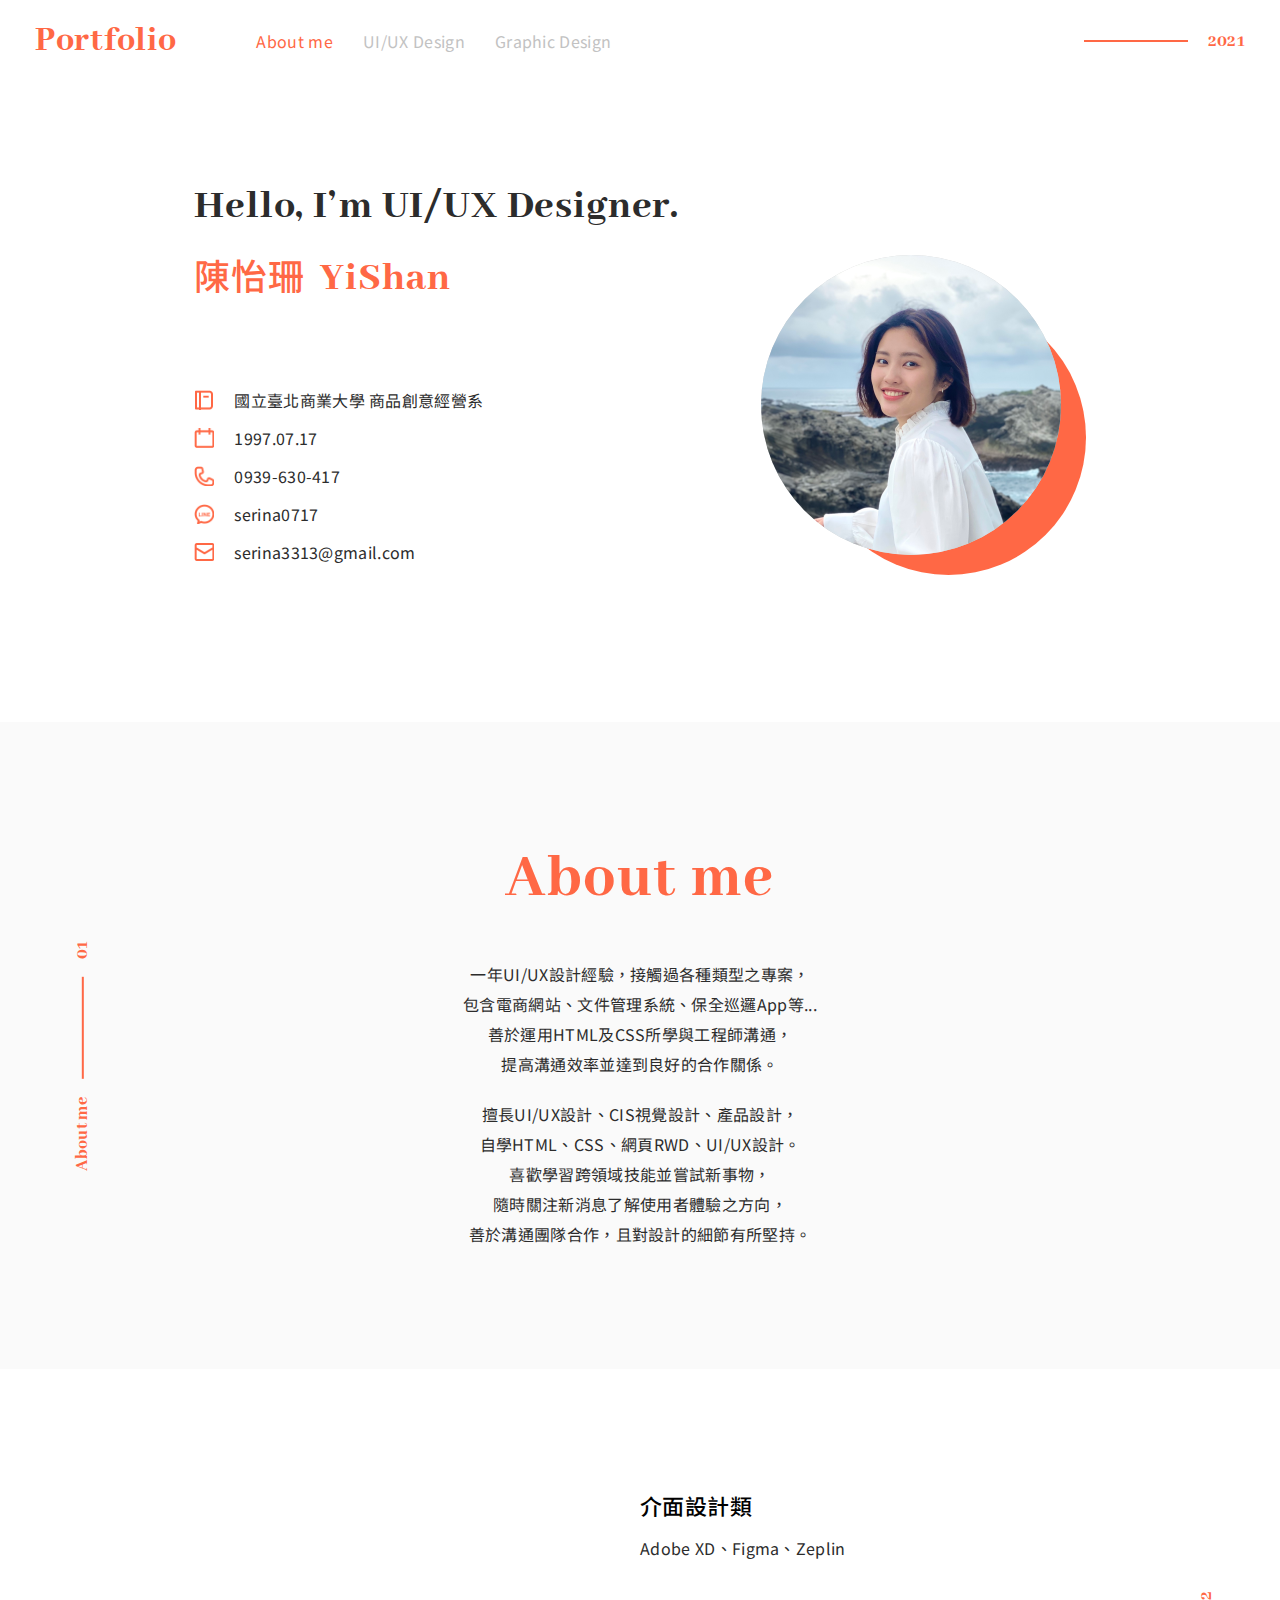
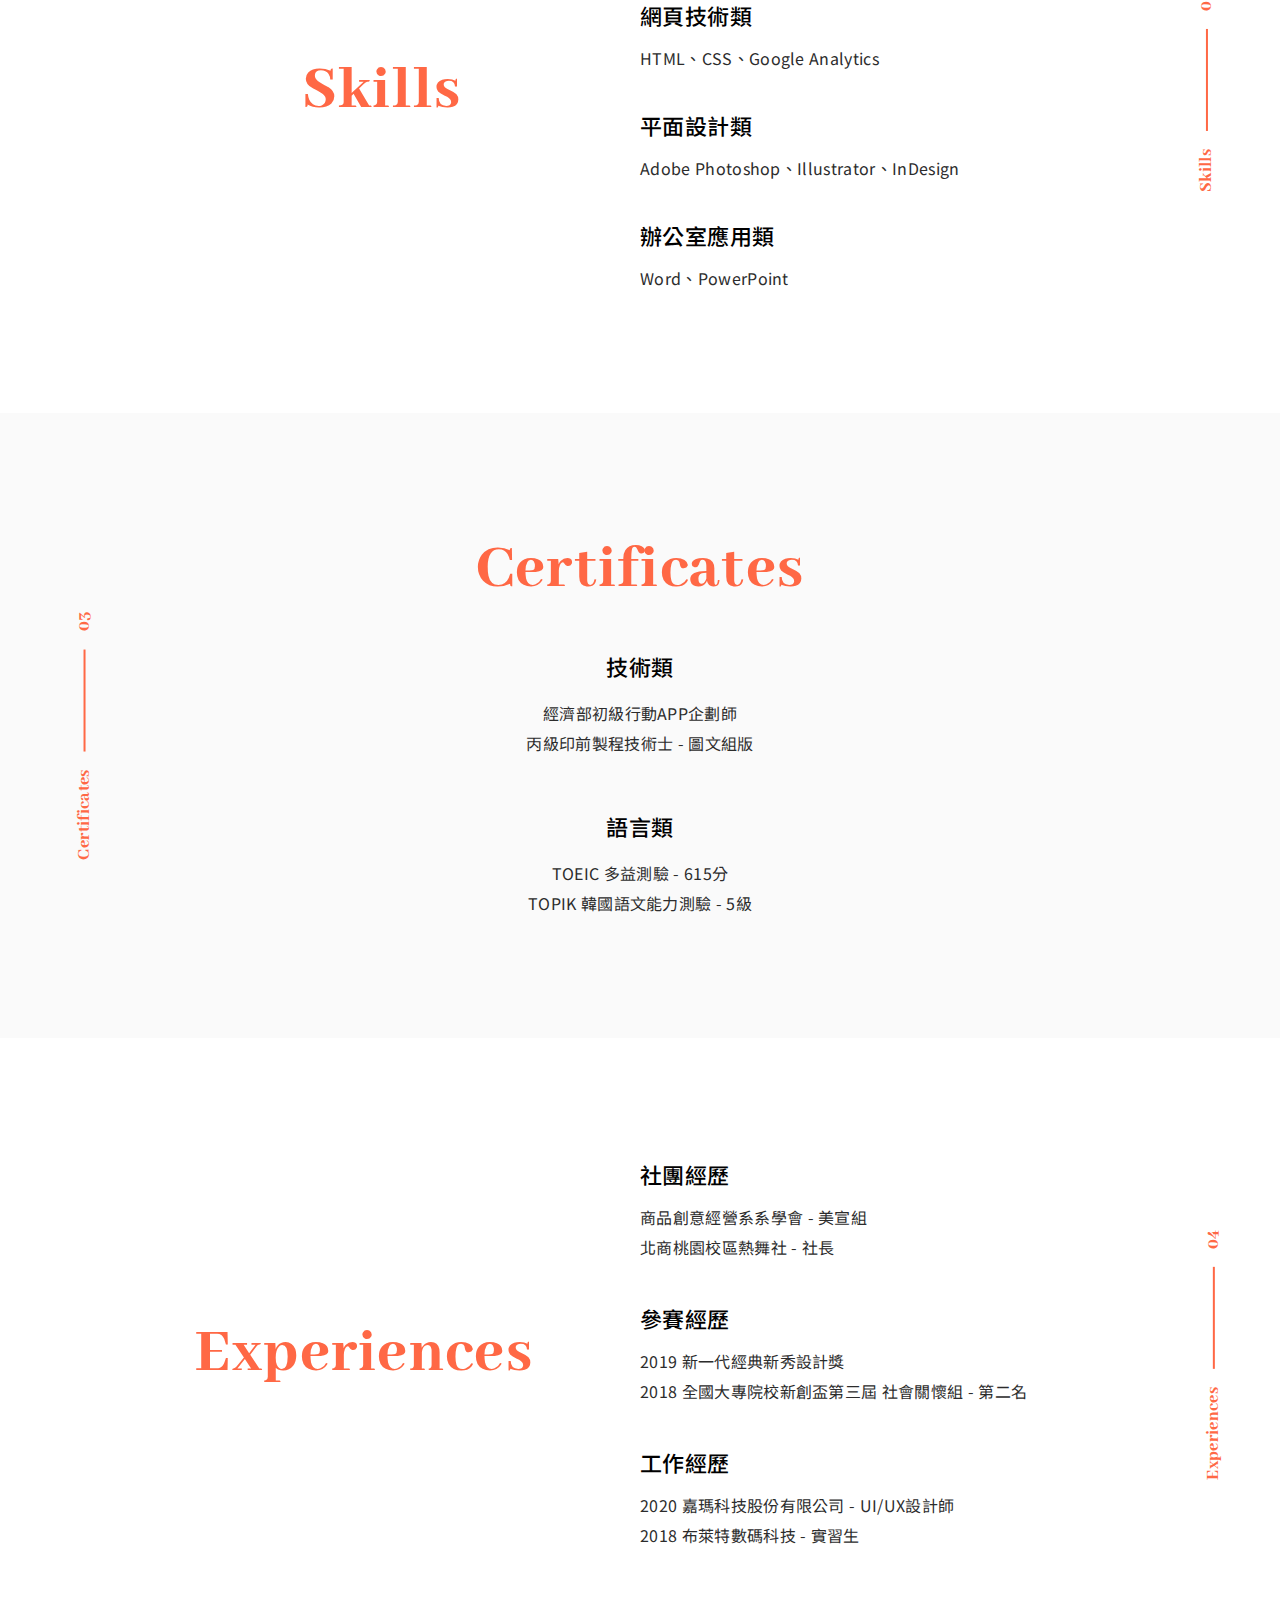
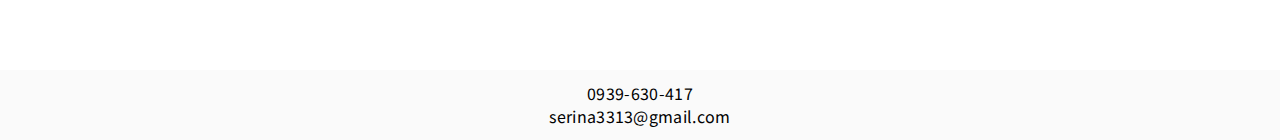
<file: index.html>
<html>
<head>
  <meta http-equiv="Content-Type" content="text/html; charset=utf-8">
  <title>Serina's Portfolio</title>
  <meta name="description" content="我是怡珊，擅長UI/UX設計、CIS視覺設計、產品設計，自學HTML、CSS、網頁RWD、UI/UX設計。喜歡學習跨領域技能並嘗試新事物，
  隨時關注新消息了解使用者體驗之方向，善於溝通團隊合作，且對設計的細節有所堅持。">
  <meta property="og:image" content="img/index_cover.png">
  <link href="https://fonts.googleapis.com/css2?family=Noto+Sans+TC:wght@300;400&family=Rufina:wght@400;700&display=swap" rel="stylesheet">
  <link href="https://fonts.googleapis.com/css2?family=Abhaya+Libre:wght@400;500;600;700;800&display=swap" rel="stylesheet">
  <link rel="stylesheet" href="reset.css">
  <link rel="stylesheet" href="style.css">
</head>

<body>
  <div class="all">
    <div class="header">
      <div class="header_left">
        <p class="bigtitle">Portfolio</p>
        <a href="index.html" class="pagename pagename2">About me</a>
        <a href="UiUxDesign.html" class="pagename">UI/UX Design</a>
        <a href="GraphicDesign.html" class="pagename">Graphic Design</a>
      </div>
      <div class="header_right">
        <div class="line"></div>
        <p class="year">2021</p>
      </div>
    </div>
    <div class="info">
      <div class="info_left">
        <div class="info_header">
          <p class="info_title">Hello, I’m UI/UX Designer.</p>
          <div class="info_title_line">
            <p class="info_title2">陳怡珊</p>
            <p class="info_title3">YiShan</p>
          </div>
        </div>
        <div class="info_inner">
          <div class="info_line">
            <img class="info_icon" src="icon/book.png">
            <p class="main_text">國立臺北商業大學 商品創意經營系</p>
          </div>
          <div class="info_line">
            <img class="info_icon" src="icon/calendar.png">
            <p class="main_text">1997.07.17</p>
          </div>
          <div class="info_line">
            <img class="info_icon" src="icon/phone.png">
            <p class="main_text">0939-630-417</p>
          </div>
          <div class="info_line">
            <img class="info_icon" src="icon/messenger.png">
            <p class="main_text">serina0717</p>
          </div>
          <div class="info_line">
            <img class="info_icon" src="icon/envelope.png">
            <p class="main_text">serina3313@gmail.com</p>
          </div>
        </div>
      </div>
      <div class="info_right">
        <img class="me" src="img/me.png">
        <div class="circle"></div>
      </div>
    </div>
    <div class="aboutme">
      <div class="side1">
        <p class="side_text">About me</p>
        <div class="side_line"></div>
        <p class="side_text">01</p>
      </div>
      <div class="aboutme_inner">
        <div class="main_bigtitle">About me</div>
        <p class="main_text_center">
          一年UI/UX設計經驗，接觸過各種類型之專案，<br>
          包含電商網站、文件管理系統、保全巡邏App等...<br>
          善於運用HTML及CSS所學與工程師溝通，<br>
          提高溝通效率並達到良好的合作關係。<br>
        </p>
        <p class="main_text_center">
          擅長UI/UX設計、CIS視覺設計、產品設計，<br>
          自學HTML、CSS、網頁RWD、UI/UX設計。<br>
          喜歡學習跨領域技能並嘗試新事物，<br>
          隨時關注新消息了解使用者體驗之方向，<br>
          善於溝通團隊合作，且對設計的細節有所堅持。
        </p>
      </div>
    </div>
    <div class="skills">
      <div class="skills_all">
        <div class="skills_title">
          <p class="main_bigtitle_right">Skills</p>
        </div>
        <div class="skills_inner">
          <div class="skills_line">
            <p class="main_title">介面設計類</p>
            <p class="main_text">Adobe XD、Figma、Zeplin</p>
          </div>
          <div class="skills_line">
            <p class="main_title">網頁技術類</p>
            <p class="main_text">HTML、CSS、Google Analytics</p>
          </div>
          <div class="skills_line">
            <p class="main_title">平面設計類</p>
            <p class="main_text">Adobe Photoshop、Illustrator、InDesign</p>
          </div>
          <div class="skills_line2">
            <p class="main_title">辦公室應用類</p>
            <p class="main_text">Word、PowerPoint</p>
          </div>
        </div>
      </div>
      <div class="side2">
        <p class="side_text">Skills</p>
        <div class="side_line"></div>
        <p class="side_text">02</p>
      </div>
    </div>
    <div class="certificates">
      <div class="side3">
        <p class="side_text">Certificates</p>
        <div class="side_line"></div>
        <p class="side_text">03</p>
      </div>
      <div class="certificates_inner">
        <div class="main_bigtitle">Certificates</div>
        <div class="certificates_line">
          <p class="main_title_center">技術類</p>
          <p class="main_text_center">經濟部初級行動APP企劃師<br>
            丙級印前製程技術士 - 圖文組版</p>
        </div>
        <div class="certificates_line2">
          <p class="main_title_center">語言類</p>
          <p class="main_text_center">TOEIC 多益測驗 - 615分<br>
            TOPIK 韓國語文能力測驗 - 5級</p>
        </div>
      </div>
    </div>
    <div class="experiences">
      <div class="experiences_all">
        <div class="experiences_title">
          <p class="main_bigtitle_right">Experiences</p>
        </div>
        <div class="experiences_inner">
          <div class="experiences_line">
            <p class="main_title">社團經歷</p>
            <p class="main_text">商品創意經營系系學會 - 美宣組<br>
              北商桃園校區熱舞社 - 社長</p>
          </div>
          <div class="experiences_line">
            <p class="main_title">參賽經歷</p>
            <p class="main_text">2019 新一代經典新秀設計獎<br>
              2018 全國大專院校新創盃第三屆 社會關懷組 - 第二名</p>
          </div>
          <div class="experiences_line2">
            <p class="main_title">工作經歷</p>
            <p class="main_text">2020 嘉瑪科技股份有限公司 - UI/UX設計師<br>
              2018 布萊特數碼科技 - 實習生</p>
          </div>
        </div>
      </div>
      <div class="side4">
        <p class="side_text">Experiences</p>
        <div class="side_line"></div>
        <p class="side_text">04</p>
      </div>
    </div>
    <div class="footer">
      <p class="footer_text">0939-630-417<br>
        serina3313@gmail.com
      </p>
    </div>
  </div>
</body>
</html>
</file>
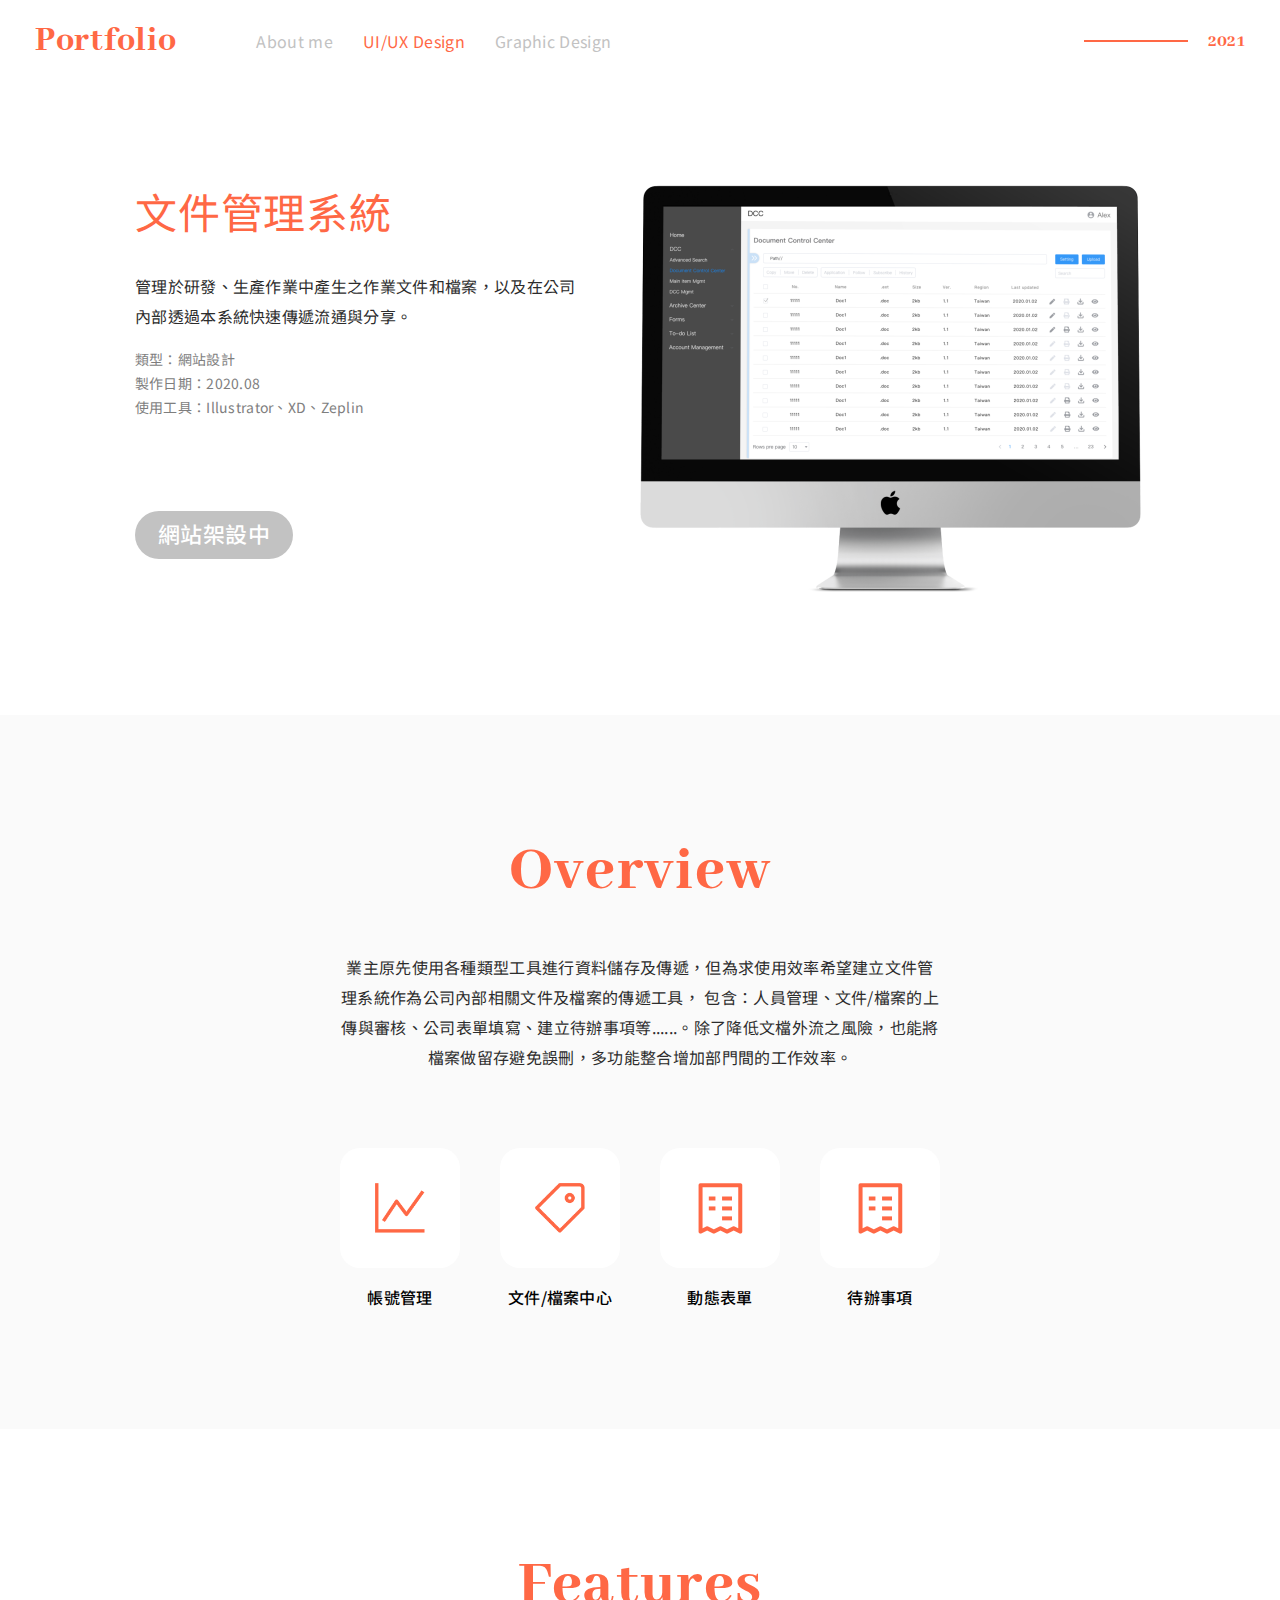
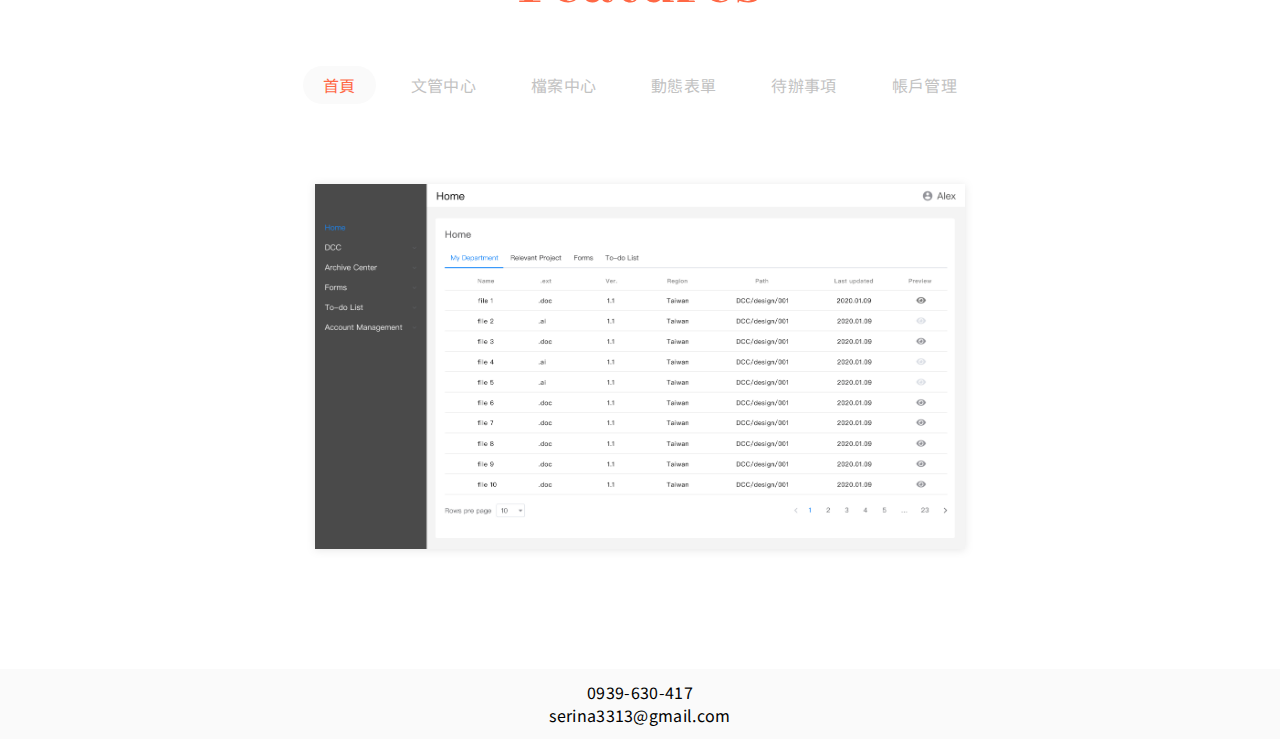
<file: DocumentCenterWeb.html>
<html>
<head>
  <meta http-equiv="Content-Type" content="text/html; charset=utf-8">
  <title>Serina's Portfolio</title>
  <meta name="description" content="我是怡珊，擅長UI/UX設計、CIS視覺設計、產品設計，自學HTML、CSS、網頁RWD、UI/UX設計。喜歡學習跨領域技能並嘗試新事物，
  隨時關注新消息了解使用者體驗之方向，善於溝通團隊合作，且對設計的細節有所堅持。">
  <meta property="og:image" content="img/index_cover.png">
  <link href="https://fonts.googleapis.com/css2?family=Noto+Sans+TC:wght@300;400&family=Rufina:wght@400;700&display=swap" rel="stylesheet">
  <link href="https://fonts.googleapis.com/css2?family=Abhaya+Libre:wght@400;500;600;700;800&display=swap" rel="stylesheet">
  <link rel="stylesheet" href="reset.css">
  <link rel="stylesheet" href="style.css">
</head>

<body>
  <div class="all">
    <div class="header">
      <div class="header_left">
        <p class="bigtitle">Portfolio</p>
        <a href="index.html" class="pagename">About me</a>
        <a href="UiUxDesign.html" class="pagename pagename2">UI/UX Design</a>
        <a href="GraphicDesign.html" class="pagename">Graphic Design</a>
      </div>
      <div class="header_right">
        <div class="line"></div>
        <p class="year">2021</p>
      </div>
    </div>
    <div class="dcc_top">
      <div class="dcc_left">
        <p class="protfolio_title">文件管理系統</p>
        <p class="main_text">管理於研發、生產作業中產生之作業文件和檔案，以及在公司內部透過本系統快速傳遞流通與分享。</p>
        <p class="protfolio_text">類型：網站設計<br>
          製作日期：2020.08<br>
          使用工具：Illustrator、XD、Zeplin</p>
        <div class="dcc_link_button">
          <p class="dcc_link_text">網站架設中</p>
        </div>
      </div>
      <div class="dcc_right">
        <img class="dcc_coverimg" src="img/dcc/cover.png">
      </div>
    </div>
    <div class="overview">
      <div class="overview_inner_dcc">
        <p class="main_bigtitle">Overview</p>
        <p class="main_text_center">業主原先使用各種類型工具進行資料儲存及傳遞，但為求使用效率希望建立文件管理系統作為公司內部相關文件及檔案的傳遞工具，
          包含：人員管理、文件/檔案的上傳與審核、公司表單填寫、建立待辦事項等......。除了降低文檔外流之風險，也能將檔案做留存避免誤刪，多功能整合增加部門間的工作效率。</p>
      </div>
      <div class="points_dcc">
        <div class="point">
          <div class="point_icon">
            <img class="point_icon_size" src="icon/chart.png">
          </div>
          <p class="point_text">帳號管理</p>
        </div>
        <div class="point">
          <div class="point_icon">
            <img class="point_icon_size" src="icon/price.png">
          </div>
          <p class="point_text">文件/檔案中心</p>
        </div>
        <div class="point">
          <div class="point_icon">
            <img class="point_icon_size" src="icon/record.png">
          </div>
          <p class="point_text">動態表單</p>
        </div>
        <div class="point">
          <div class="point_icon">
            <img class="point_icon_size" src="icon/record.png">
          </div>
          <p class="point_text">待辦事項</p>
        </div>
      </div>
    </div>
    <div class="features_outside">
      <p class="main_bigtitle">Features</p>
      <div class="features_title">
        <p class="pagename features_subtitle main_text_select" onclick="featuresFunction(0)">首頁</p>
        <p class="pagename features_subtitle" onclick="featuresFunction(1)">文管中心</p>
        <p class="pagename features_subtitle" onclick="featuresFunction(2)">檔案中心</p>
        <p class="pagename features_subtitle" onclick="featuresFunction(3)">動態表單</p>
        <p class="pagename features_subtitle" onclick="featuresFunction(4)">待辦事項</p>
        <p class="pagename features_subtitle" onclick="featuresFunction(5)">帳戶管理</p>
      </div>
      <div class="features_centent features_dispaly">
        <img class="dcc_image" src="img/dcc/dcc_1.jpg">
      </div>
      <div class="features_centent">
        <div class="dcc_line">
          <img class="dcc_image" src="img/dcc/dcc_2-1.jpg">
          <div class="dcc_inner">
            <p class="dcc_inner_title">01.</p>
            <p class="main_title_dcc">文管中心</p>
          </div>
        </div>
        <div class="dcc_line">
          <div class="dcc_inner2">
            <p class="dcc_inner_title">02.</p>
            <p class="main_title_dcc">上傳文件</p>
          </div>
          <img class="dcc_image" src="img/dcc/dcc_2-2.jpg">
        </div>
        <div class="dcc_line2">
          <img class="dcc_image" src="img/dcc/dcc_2-3.jpg">
          <div class="dcc_inner">
            <p class="dcc_inner_title">03.</p>
            <p class="main_title_dcc">群組標籤</p>
          </div>
        </div>
      </div>
      <div class="features_centent">
        <div class="dcc_line">
          <img class="dcc_image" src="img/dcc/dcc_3-1.jpg">
          <div class="dcc_inner">
            <p class="dcc_inner_title">01.</p>
            <p class="main_title_dcc">檔案中心</p>
          </div>
        </div>
        <div class="dcc_line">
          <div class="dcc_inner2">
            <p class="dcc_inner_title">02.</p>
            <p class="main_title_dcc">上傳檔案</p>
          </div>
          <img class="dcc_image" src="img/dcc/dcc_3-2.jpg">
        </div>
        <div class="dcc_line2">
          <img class="dcc_image" src="img/dcc/dcc_3-3.jpg">
          <div class="dcc_inner">
            <p class="dcc_inner_title">03.</p>
            <p class="main_title_dcc">空間分析</p>
          </div>
        </div>
      </div>
      <div class="features_centent">
        <div class="dcc_line">
          <img class="dcc_image" src="img/dcc/dcc_4-1.jpg">
          <div class="dcc_inner">
            <p class="dcc_inner_title">01.</p>
            <p class="main_title_dcc">表單列表</p>
          </div>
        </div>
        <div class="dcc_line">
          <div class="dcc_inner2">
            <p class="dcc_inner_title">02.</p>
            <p class="main_title_dcc">新增表單</p>
          </div>
          <img class="dcc_image" src="img/dcc/dcc_4-2.jpg">
        </div>
        <div class="dcc_line2">
          <img class="dcc_image" src="img/dcc/dcc_4-3.jpg">
          <div class="dcc_inner">
            <p class="dcc_inner_title">03.</p>
            <p class="main_title_dcc">建立表單</p>
          </div>
        </div>
      </div>
      <div class="features_centent">
        <div class="dcc_line">
          <img class="dcc_image" src="img/dcc/dcc_5-1.jpg">
          <div class="dcc_inner">
            <p class="dcc_inner_title">01.</p>
            <p class="main_title_dcc">待辦清單</p>
          </div>
        </div>
        <div class="dcc_line">
          <div class="dcc_inner2">
            <p class="dcc_inner_title">02.</p>
            <p class="main_title_dcc">新增事項</p>
          </div>
          <img class="dcc_image" src="img/dcc/dcc_5-2.jpg">
        </div>
        <div class="dcc_line2">
          <img class="dcc_image" src="img/dcc/dcc_5-3.jpg">
          <div class="dcc_inner">
            <p class="dcc_inner_title">03.</p>
            <p class="main_title_dcc">申請審核</p>
          </div>
        </div>
      </div>
      <div class="features_centent">
        <div class="dcc_line">
          <img class="dcc_image" src="img/dcc/dcc_6-1.jpg">
          <div class="dcc_inner">
            <p class="dcc_inner_title">01.</p>
            <p class="main_title_dcc">部門設定</p>
          </div>
        </div>
        <div class="dcc_line">
          <div class="dcc_inner2">
            <p class="dcc_inner_title">02.</p>
            <p class="main_title_dcc">帳號管理</p>
          </div>
          <img class="dcc_image" src="img/dcc/dcc_6-2.jpg">
        </div>
        <div class="dcc_line2">
          <img class="dcc_image" src="img/dcc/dcc_6-3.jpg">
          <div class="dcc_inner">
            <p class="dcc_inner_title">03.</p>
            <p class="main_title_dcc">帳號設定</p>
          </div>
        </div>
      </div>
    </div>
    <div class="footer">
      <p class="footer_text">0939-630-417<br>
        serina3313@gmail.com
      </p>
    </div>
  </div>
</body>
<script>
  const changeImage = document.querySelectorAll('.features_centent')
  const changeTitle = document.querySelectorAll('.features_subtitle')

  function featuresFunction(val) {
    const displayDiv = document.querySelectorAll('.features_dispaly')[0].classList
    const displayTitle = document.querySelectorAll('.main_text_select')[0].classList
    displayDiv.remove('features_dispaly')
    displayTitle.remove('main_text_select')
    changeImage[val].classList.add('features_dispaly')
    changeTitle[val].classList.add('main_text_select')
  }
</script>

</html>
</file>
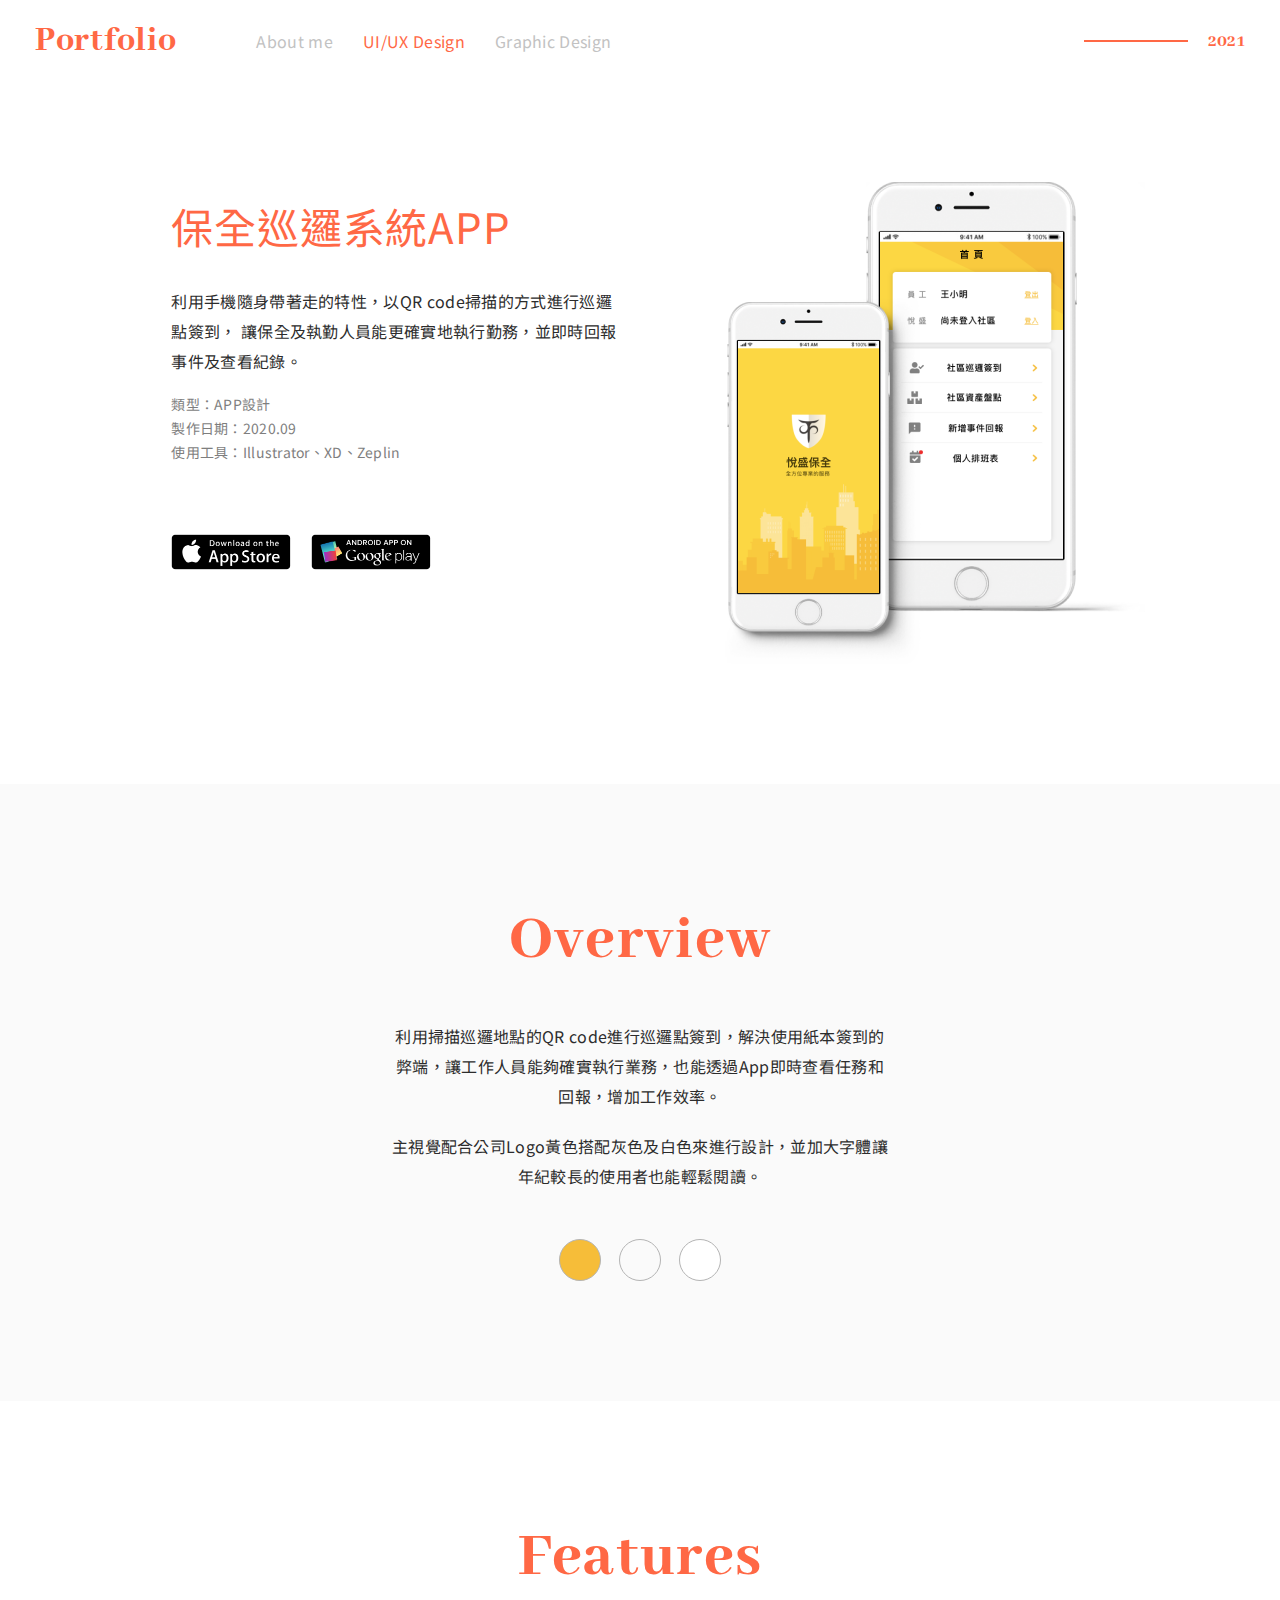
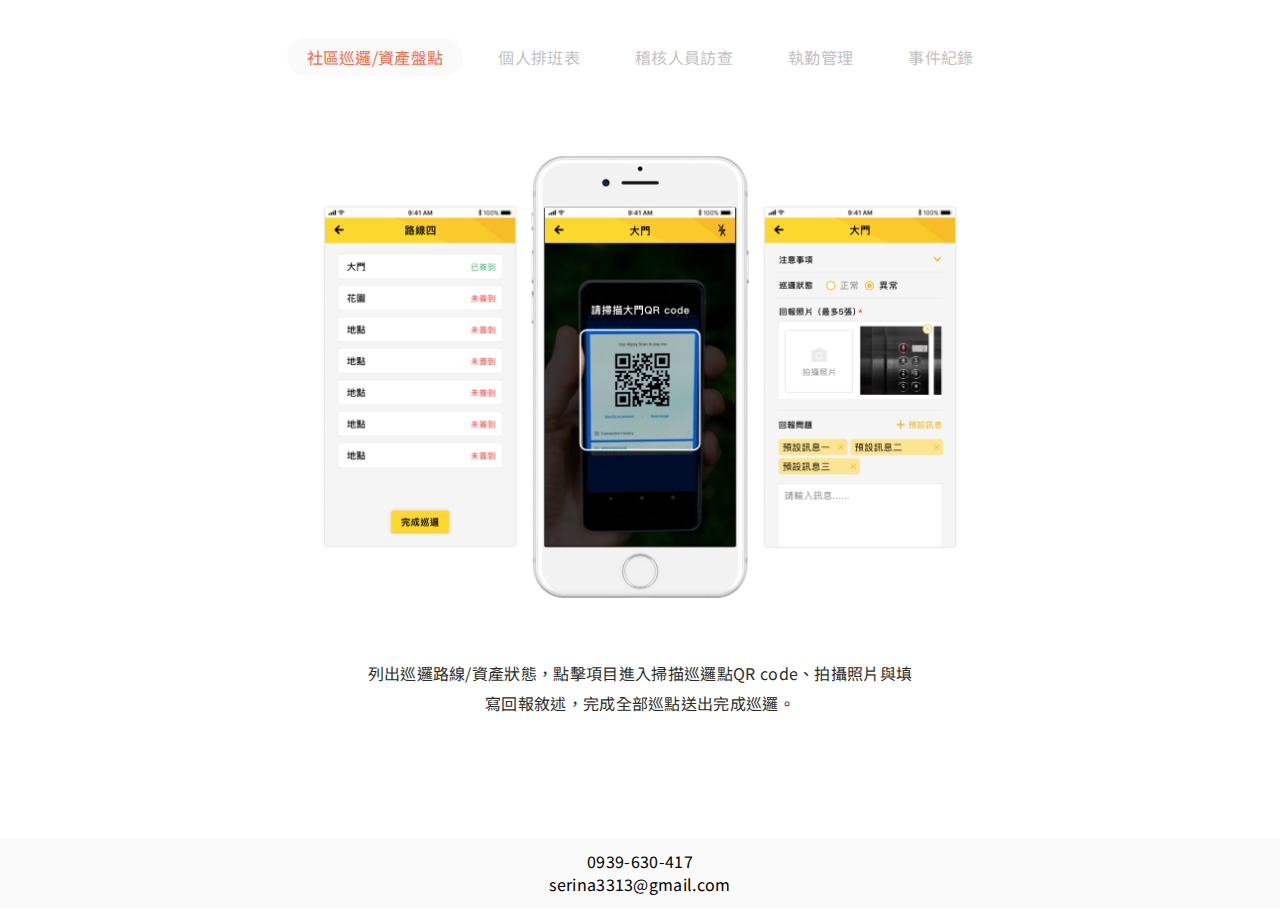
<file: PatrolSystemApp.html>
<html>

<head>
  <meta http-equiv="Content-Type" content="text/html; charset=utf-8">
  <title>Serina's Portfolio</title>
  <meta name="description" content="我是怡珊，擅長UI/UX設計、CIS視覺設計、產品設計，自學HTML、CSS、網頁RWD、UI/UX設計。喜歡學習跨領域技能並嘗試新事物，
  隨時關注新消息了解使用者體驗之方向，善於溝通團隊合作，且對設計的細節有所堅持。">
  <meta property="og:image" content="img/index_cover.png">
  <link href="https://fonts.googleapis.com/css2?family=Noto+Sans+TC:wght@300;400&family=Rufina:wght@400;700&display=swap" rel="stylesheet">
  <link href="https://fonts.googleapis.com/css2?family=Abhaya+Libre:wght@400;500;600;700;800&display=swap" rel="stylesheet">
  <link rel="stylesheet" href="reset.css">
  <link rel="stylesheet" href="style.css">
</head>

<body>
  <div class="all">
    <div class="header">
      <div class="header_left">
        <p class="bigtitle">Portfolio</p>
        <a href="index.html" class="pagename">About me</a>
        <a href="UiUxDesign.html" class="pagename pagename2">UI/UX Design</a>
        <a href="GraphicDesign.html" class="pagename">Graphic Design</a>
      </div>
      <div class="header_right">
        <div class="line"></div>
        <p class="year">2021</p>
      </div>
    </div>
    <div class="patrol_top">
      <div class="patrol_left">
        <p class="protfolio_title">保全巡邏系統APP</p>
        <p class="main_text">利用手機隨身帶著走的特性，以QR code掃描的方式進行巡邏點簽到，
          讓保全及執勤人員能更確實地執行勤務，並即時回報事件及查看紀錄。</p>
        <p class="protfolio_text">類型：APP設計<br>
          製作日期：2020.09<br>
          使用工具：Illustrator、XD、Zeplin</p>
        <div class="patrol_link">
          <a href="https://apps.apple.com/us/app/悅盛保全行動app/id1543141566" class="pagelink">
            <img class="patrol_link_icon" src="icon/appstore.png">
          </a>
          <a href="https://play.google.com/store/apps/details?id=app.viuto.flutterpatrol&hl=fr_CH" class="pagelink">
            <img class="patrol_link_icon" src="icon/googleplay.png">
          </a>
        </div>
      </div>
      <div class="patrol_right">
        <img class="patrol_coverimg" src="img/patrol/cover.png">
      </div>
    </div>
    <div class="overview">
      <div class="overview_inner">
        <p class="main_bigtitle">Overview</p>
        <p class="main_text_center">
          利用掃描巡邏地點的QR code進行巡邏點簽到，解決使用紙本簽到的弊端，讓工作人員能夠確實執行業務，也能透過App即時查看任務和回報，增加工作效率。
        </p>
        <p class="main_text_center">主視覺配合公司Logo黃色搭配灰色及白色來進行設計，並加大字體讓年紀較長的使用者也能輕鬆閱讀。</p>
      </div>
      <div class="patrol_colors">
        <div class="partol_yellow"></div>
        <div class="partol_gray"></div>
        <div class="partol_white"></div>
      </div>
    </div>
    <div class="features_outside">
      <p class="main_bigtitle">Features</p>
      <div class="features_title">
        <p class="pagename features_subtitle main_text_select" onclick="featuresFunction(0)">社區巡邏/資產盤點</p>
        <p class="pagename features_subtitle" onclick="featuresFunction(1)">個人排班表</p>
        <p class="pagename features_subtitle" onclick="featuresFunction(2)">稽核人員訪查</p>
        <p class="pagename features_subtitle" onclick="featuresFunction(3)">執勤管理</p>
        <p class="pagename features_subtitle" onclick="featuresFunction(4)">事件紀錄</p>
      </div>
      <div class="features_centent features_dispaly">
        <img class="patrol_image" src="img/patrol/patrol_1.png">
        <p class="main_text_patrol">列出巡邏路線/資產狀態，點擊項目進入掃描巡邏點QR code、拍攝照片與填寫回報敘述，完成全部巡點送出完成巡邏。</p>
      </div>
      <div class="features_centent">
        <img class="patrol_image" src="img/patrol/patrol_2.png">
        <p class="main_text_patrol">顯示個人在各個社區之班表時間及內容，並可以預選次月休假日期。</p>
      </div>
      <div class="features_centent">
        <img class="patrol_image" src="img/patrol/patrol_3.png">
        <p class="main_text_patrol">稽核人員時掃描被稽核人員QR code、拍照及填寫評分表，最後由被稽核人員簽名確認該次稽核內容。</p>
      </div>
      <div class="features_centent">
        <img class="patrol_image" src="img/patrol/patrol_4.png">
        <p class="main_text_patrol">顯示執勤人員的任務清單，除了即時回報處理狀態也可新增勤務項目。</p>
      </div>
      <div class="features_centent">
        <img class="patrol_image2" src="img/patrol/patrol_5.png">
        <p class="main_text_patrol">列出所有的待辦事項及工作記錄以便查詢並可新增紀錄。</p>
      </div>
    </div>
    <div class="footer">
      <p class="footer_text">0939-630-417<br>
        serina3313@gmail.com
      </p>
    </div>
  </div>
</body>
<script>
  const changeImage = document.querySelectorAll('.features_centent')
  const changeTitle = document.querySelectorAll('.features_subtitle')

  function featuresFunction(val) {
    const displayDiv = document.querySelectorAll('.features_dispaly')[0].classList
    const displayTitle = document.querySelectorAll('.main_text_select')[0].classList
    displayDiv.remove('features_dispaly')
    displayTitle.remove('main_text_select')
    changeImage[val].classList.add('features_dispaly')
    changeTitle[val].classList.add('main_text_select')
  }
</script>

</html>
</file>
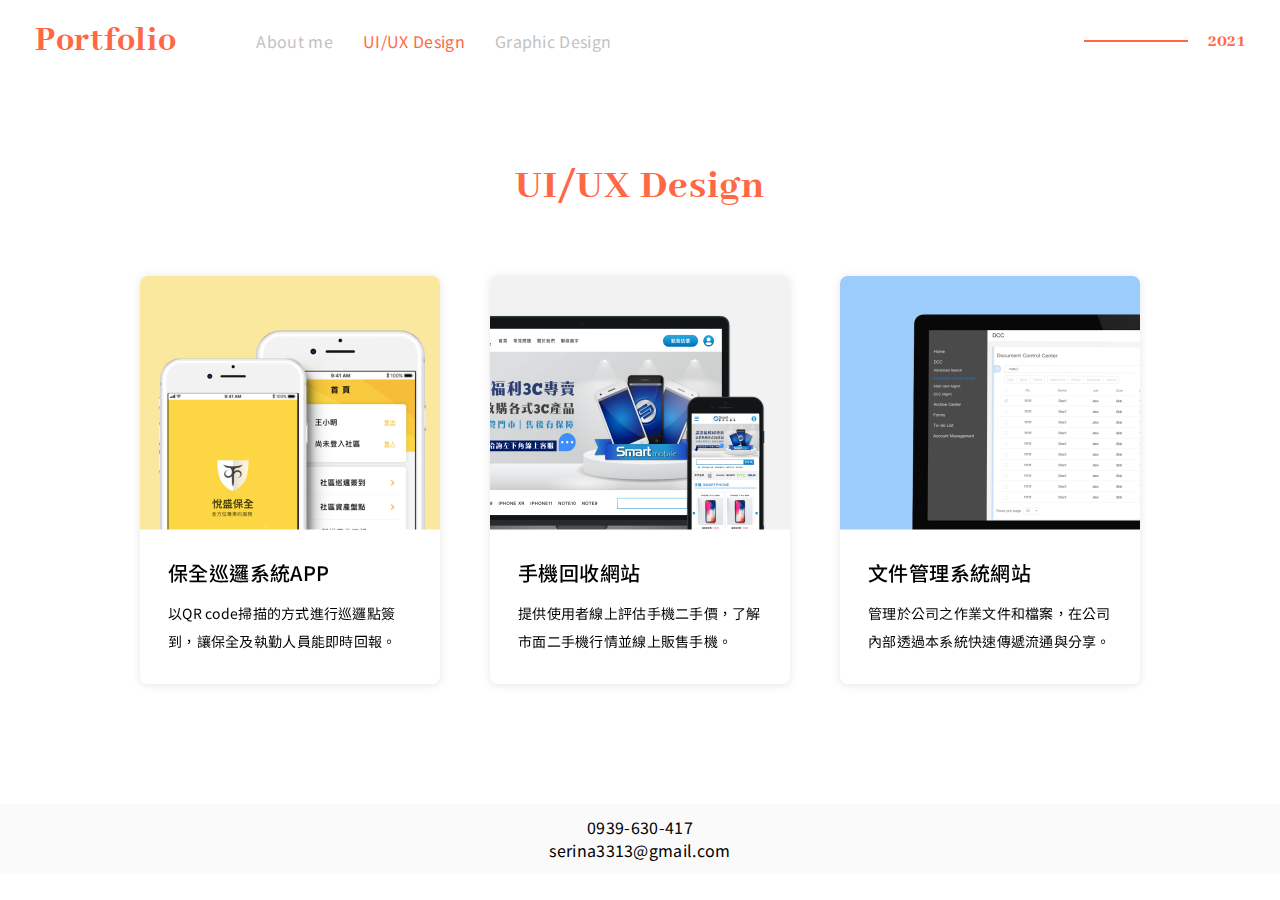
<file: UiUxDesign.html>
<html>
<head>
  <meta http-equiv="Content-Type" content="text/html; charset=utf-8">
  <title>Serina's Portfolio</title>
  <meta name="description" content="我是怡珊，擅長UI/UX設計、CIS視覺設計、產品設計，自學HTML、CSS、網頁RWD、UI/UX設計。喜歡學習跨領域技能並嘗試新事物，
  隨時關注新消息了解使用者體驗之方向，善於溝通團隊合作，且對設計的細節有所堅持。">
  <meta property="og:image" content="img/index_cover.png">
  <link href="https://fonts.googleapis.com/css2?family=Noto+Sans+TC:wght@300;400&family=Rufina:wght@400;700&display=swap" rel="stylesheet">
  <link href="https://fonts.googleapis.com/css2?family=Abhaya+Libre:wght@400;500;600;700;800&display=swap" rel="stylesheet">
  <link rel="stylesheet" href="reset.css">
  <link rel="stylesheet" href="style.css">
</head>

<body>
  <div class="all">
    <div class="header">
      <div class="header_left">
        <p class="bigtitle">Portfolio</p>
        <a href="index.html" class="pagename">About me</a>
        <a href="UiUxDesign.html" class="pagename pagename2">UI/UX Design</a>
        <a href="GraphicDesign.html" class="pagename">Graphic Design</a>
      </div>
      <div class="header_right">
        <div class="line"></div>
        <p class="year">2021</p>
      </div>
    </div>
    <div class="uiux">
      <p class="main_bigtitle2">UI/UX Design</p>
      <div class="uiux_inner">
      <div class="uiux_cards">
        <a href="PatrolSystemApp.html" class="pagelink">
          <div class="uiux_card">
            <img class="uiux_pic" src="img/patrol/main.png">
            <div class="uiux_card_inner">
              <p class="uiux_card_title">保全巡邏系統APP</p>
              <p class="uiux_card_text">以QR code掃描的方式進行巡邏點簽到，讓保全及執勤人員能即時回報。</p>
            </div>
          </div>
        </a>
        <a href="MobileRecycleWeb.html" class="pagelink">
          <div class="uiux_card">
            <img class="uiux_pic" src="img/recycle/main.png">
            <div class="uiux_card_inner">
              <p class="uiux_card_title">手機回收網站</p>
              <p class="uiux_card_text">提供使用者線上評估手機二手價，了解市面二手機行情並線上販售手機。</p>
            </div>
          </div>
        </a>
        <a href="DocumentCenterWeb.html" class="pagelink">
          <div class="uiux_card">
            <img class="uiux_pic" src="img/dcc/main.png">
            <div class="uiux_card_inner">
              <p class="uiux_card_title">文件管理系統網站</p>
              <p class="uiux_card_text">管理於公司之作業文件和檔案，在公司內部透過本系統快速傳遞流通與分享。</p>
            </div>
          </div>
        </a>
      </div>
      </div>
    </div>
    <div class="footer">
      <p class="footer_text">0939-630-417<br>
        serina3313@gmail.com
      </p>
    </div>
  </div>
</body>
</html>
</file>
<file: style.css>
body {
  min-width: 1280px;
}

.all {
  width: 100%;
  min-height: 100%;
  display: flex;
  flex-direction: column;
}

.header {
  width: 100%;
  padding: 20px 35px 0 35px;
  display: flex;
  justify-content: space-between;
  box-sizing: border-box;
}

.header_left {
  display: flex;
  align-items: center;
}

.bigtitle {
  font-family: Abhaya Libre;
  font-weight: 800;
  font-size: 36px;
  line-height: 42px;
  letter-spacing: 0.02em;
  color: #FF6845;
  padding-right: 80px;
}

.pagename {
  font-family: Noto Sans TC;
  font-size: 16px;
  line-height: 22px;
  letter-spacing: 0.02em;
  color: #C2C2C2;
  text-decoration: none;
  padding-right: 30px;
}

.pagename.pagename2 {
  color: #FF6845;
}

.header_right {
  display: flex;
  align-items: center;
}

.line {
  width: 102px;
  border: 1px solid #FF6845;
}

.year {
  font-family: Abhaya Libre;
  font-weight: 800;
  font-size: 18px;
  line-height: 21px;
  letter-spacing: 0.02em;
  color: #FF6845;
  padding-left: 20px;
}

/* index */
.info {
  max-width: 1350px;
  width: 100%;
  padding: 120px 0;
  margin: auto;
  display: flex;
  justify-content: center;
  align-items: center;
}

.info_left {
  width: 38%;
  padding: 0 80px 27px 0;
}

.info_header {
  font-family: Abhaya Libre;
  font-weight: 800;
  font-size: 42px;
  line-height: 50px;
  letter-spacing: 0.02em;
  color: #2C2C2C;
}

.info_title {
  font-family: Abhaya Libre;
  font-weight: 800;
  font-size: 42px;
  line-height: 50px;
  letter-spacing: 0.02em;
  color: #2C2C2C;
  padding-bottom: 16px;
  width: 100%;
}

.info_title_line {
  display: flex;
  align-items: center;
  padding-bottom: 75px;
}

.info_title2 {
  font-family: Noto Sans TC;
  font-weight: 500;
  font-size: 36px;
  line-height: 52px;
  letter-spacing: 0.02em;
  color: #FF6845;
  padding: 0 16px 10px 0;
}

.info_title3 {
  font-family: Abhaya Libre;
  font-weight: 800;
  font-size: 42px;
  line-height: 50px;
  letter-spacing: 0.02em;
  color: #FF6845;
}

.info_line {
  display: flex;
  align-items: center;
  padding-bottom: 8px;
}

.info_icon {
  width: 20px;
  height: 20px;
  padding-right: 20px;
}

.main_text {
  font-family: Noto Sans TC;
  font-size: 16px;
  line-height: 30px;
  letter-spacing: 0.02em;
  color: #2C2C2C;
}

.info_right {
  width: 325px;
}

.me {
  z-index: 1;
  width: 300px;
  height: 300px;
  background-color: lightgray;
  border-radius: 999rem;
  position: absolute;
}

.circle {
  width: 275px;
  height: 275px;
  background-color: #FF6845;
  border-radius: 999rem;
  position: relative;
  top: 45px;
  left: 50px;
}

.aboutme {
  width: 100%;
  display: flex;
  justify-content: space-between;
  align-items: center;
  padding: 120px 45px 100px 45px;
  box-sizing: border-box;
  background: #FAFAFA;
  position: relative;
}

.side1 {
  position: absolute;
  left: -4%;
  transform: rotate(-90deg);
  display: flex;
  align-items: center;
}

.side_line {
  width: 100px;
  border: 1px solid #FF6845;
}

.side_text {
  font-family: Abhaya Libre;
  font-weight: 800;
  font-size: 18px;
  line-height: 21px;
  letter-spacing: 0.02em;
  color: #FF6845;
  padding: 0 18px;
}

.aboutme_inner {
  width: 100%;
}

.side2 {
  position: absolute;
  right: -3.5%;
  transform: rotate(-90deg);
  display: flex;
  align-items: center;
}

.main_bigtitle {
  font-family: Abhaya Libre;
  font-weight: 800;
  font-size: 64px;
  line-height: 75px;
  letter-spacing: 0.02em;
  color: #FF6845;
  text-align: center;
  padding-bottom: 42px;
}

.main_text_center {
  font-family: Noto Sans TC;
  font-size: 16px;
  line-height: 30px;
  letter-spacing: 0.02em;
  color: #2C2C2C;
  text-align: center;
  padding-bottom: 20px;
}

.skills {
  width: 100%;
  padding: 120px 45px;
  box-sizing: border-box;
  position: relative;
  display: flex;
  align-items: center;
  justify-content: center;
}

.skills_all{
  width: 100%;
  display: flex;
  justify-content: space-between;
  align-items: center;
}

.side3 {
  position: absolute;
  left: -4.5%;
  transform: rotate(-90deg);
  display: flex;
  align-items: center;
}

.main_bigtitle_right {
  font-family: Abhaya Libre;
  font-weight: 800;
  font-size: 64px;
  line-height: 75px;
  letter-spacing: 0.02em;
  color: #FF6845;
  text-align: right;
}

.skills_inner {
  width: 50%;
}

.skills_title {
  width: 35%;
}

.skills_line {
  padding-bottom: 36px;
}

.main_title {
  font-family: Noto Sans TC;
  font-weight: 500;
  font-size: 22px;
  line-height: 32px;
  letter-spacing: 0.02em;
  color: #000000;
  padding-bottom: 12px;
}

.certificates {
  width: 100%;
  display: flex;
  justify-content: space-between;
  align-items: center;
  padding: 120px 45px 100px 45px;
  box-sizing: border-box;
  background: #FAFAFA;
  position: relative;
}

.certificates_inner {
  width: 100%;
}

.certificates_line {
  padding-bottom: 32px;
}

.main_title_center {
  font-family: Noto Sans TC;
  font-weight: 500;
  font-size: 22px;
  line-height: 32px;
  letter-spacing: 0.02em;
  color: #000000;
  padding-bottom: 16px;
  text-align: center;
}

.experiences {
  width: 100%;
  padding: 120px 45px;
  box-sizing: border-box;
  position: relative;
  display: flex;
  align-items: center;
  justify-content: center;
}

.side4 {
  position: absolute;
  right: -6%;
  transform: rotate(-90deg);
  display: flex;
  align-items: center;
}

.experiences_all{
  width: 100%;
  display: flex;
  justify-content: space-between;
  align-items: center;
}

.experiences_title {
  width: 41%;
}

.experiences_inner {
  width: 50%;
}

.experiences_line {
  padding-bottom: 40px;
}

.footer {
  width: 100%;
  height: 70px;
  background: #FAFAFA;
  display: flex;
  justify-content: center;
  align-items: center;
}

.footer_text {
  font-family: Noto Sans TC;
  font-size: 16px;
  line-height: 23px;
  text-align: center;
  letter-spacing: 0.02em;
  color: #000000;
}

/* uiux */
.uiux {
  width: 100%;
  padding: 100px 0 120px 0;
  box-sizing: border-box;
  display: flex;
  flex-direction: column;
  align-items: center;
}

.main_bigtitle2 {
  font-family: Abhaya Libre;
  font-weight: 800;
  font-size: 42px;
  line-height: 50px;
  letter-spacing: 0.02em;
  color: #FF6845;
  text-align: center;
  padding-bottom: 64px;
  box-sizing: border-box;
}

.uiux_inner{
  width: 1000px;
  display: flex;
  justify-content: center;
}

.pagelink {
  text-decoration: none;
}

.uiux_cards {
  width: 100%;
  display: flex;
  justify-content: space-between;
}

.uiux_card {
  width: 300px;
  height: 408px;
  background: #FFFFFF;
  border-radius: 8px;
  filter: drop-shadow(0px 1px 4px rgba(0, 0, 0, 0.1));
}

.uiux_pic {
  width: 300px;
  height: 253.52px;
}

.uiux_card_inner {
  padding: 28px;
  box-sizing: border-box;
}

.uiux_card_title {
  font-family: Noto Sans TC;
  font-weight: 500;
  font-size: 20px;
  line-height: 29px;
  letter-spacing: 0.02em;
  color: #000000;
  padding-bottom: 12px;
}

.uiux_card_text {
  font-family: Noto Sans TC;
  font-size: 14px;
  line-height: 28px;
  letter-spacing: 0.02em;
  color: #000000;
}

/* patrol system */
.patrol_top {
  padding: 120px 0;
  box-sizing: border-box;
  display: flex;
  justify-content: center;
}

.patrol_left {
  width: 450px;
  padding-right: 8%;
  padding-top: 15px;
}

.protfolio_title {
  font-family: Noto Sans TC;
  font-size: 42px;
  line-height: 57px;
  letter-spacing: 0.02em;
  color: #FF6845;
  padding-bottom: 32px;
}

.protfolio_text {
  font-family: Noto Sans TC;
  font-size: 14px;
  line-height: 24px;
  letter-spacing: 0.02em;
  color: #7E7E7E;
  padding-top: 16px;
}

.patrol_right {
  width: 385px;
}

.patrol_link_icon {
  width: 120px;
  padding: 70px 16px 0 0;
}

.patrol_coverimg {
  width: 421px;
  height: auto;
}

.overview {
  width: 100%;
  padding: 120px 0;
  box-sizing: border-box;
  display: flex;
  flex-direction: column;
  align-items: center;
  background: #FAFAFA;
}

.overview_inner {
  width: 500px;
}

.patrol_colors {
  width: 180px;
  display: flex;
  justify-content: space-around;
  padding-top: 28px;
}

.partol_yellow {
  width: 40px;
  height: 40px;
  border-radius: 999rem;
  background: #F6BD39;
  border: 1px solid #B4B4B4;
}

.partol_gray {
  width: 40px;
  height: 40px;
  border-radius: 999rem;
  background: ##F5F5F5;
  border: 1px solid #B4B4B4;
}

.partol_white {
  width: 40px;
  height: 40px;
  border-radius: 999rem;
  background: #FFFFFF;
  border: 1px solid #B4B4B4;
}

.features_outside {
  width: 100%;
  display: flex;
  flex-direction: column;
  align-items: center;
  padding: 120px 0;
}

.features_title {
  display: grid;
  grid-auto-flow: column;
  grid-column-gap: 15px;
}

.features_centent {
  display: none;
}

.features_centent.features_dispaly {
  display: flex;
  flex-direction: column;
  align-items: center;
  padding: 80px 0 0 0;
}

.features_subtitle {
  padding: 8px 20px;
  cursor: pointer;
}

.features_subtitle.main_text_select {
  padding: 6px 20px;
  background: #fafafa;
  border-radius: 50px;
  color: #FF6845;
  display: flex;
  justify-content: center;
  align-items: center;
  cursor: pointer;
}

.patrol_image {
  width: 636px;
  height: auto;
  padding: 0 0 60px 0;
}

.patrol_image2 {
  width: 428px;
  height: auto;
  padding: 0 0 60px 0;
}

.main_text_patrol {
  font-family: Noto Sans TC;
  font-size: 16px;
  line-height: 30px;
  letter-spacing: 0.02em;
  color: #2C2C2C;
  text-align: center;
  width: 550px;
}

/* mobile recycle */
.recycle_top {
  padding: 120px 0;
  box-sizing: border-box;
  display: flex;
  justify-content: center;
}

.recycle_left {
  width: 450px;
  padding-right: 3%;
}

.recycle_coverimg {
  width: 453px;
}

.recycle_link_button {
  width: 158px;
  height: 48px;
  background: #FF6845;
  border-radius: 50px;
  display: flex;
  align-items: center;
  justify-content: center;
  margin-top: 62px;
}

.recycle_link_text {
  width: 106px;
  text-align: end;
  font-family: Noto Sans TC;
  font-weight: 500;
  font-size: 22px;
  line-height: 32px;
  letter-spacing: 0.02em;
  color: #FFFFFF;
  padding-bottom: 4px;
}

.recycle_link_icon {
  width: 31px;
  height: 30px;
}

.recycle_right {
  width: 500px;
  display: flex;
  align-items: flex-end;
}

.recycle_coverimg {
  width: 500px;
  padding-bottom: 5px;
}

.points {
  width: 500px;
  display: flex;
  justify-content: space-between;
  align-items: center;
  padding-top: 56px;
}

.point {
  display: flex;
  justify-content: center;
  align-items: center;
  flex-direction: column;
}

.point_icon {
  width: 120px;
  height: 120px;
  background: #FFFFFF;
  border-radius: 20px;
  display: flex;
  justify-content: center;
  align-items: center;
}

.point_icon_size {
  width: 50px;
  height: auto;
}

.point_text {
  font-family: Noto Sans TC;
  font-weight: 500;
  font-size: 16px;
  line-height: 23px;
  text-align: center;
  letter-spacing: 0.02em;
  color: #000000;
  padding-top: 18px;
}

.recycle_image {
  width: 636px;
  height: auto;
  filter: drop-shadow(0px 1px 4px rgba(0, 0, 0, 0.1));
}

/* dcc */
.dcc_top {
  padding: 120px 0;
  box-sizing: border-box;
  display: flex;
  justify-content: center;
}

.dcc_left {
  width: 450px;
  padding-right: 4%;
}

.dcc_link_button {
  width: 158px;
  height: 48px;
  background: #C2C2C2;
  border-radius: 50px;
  display: flex;
  justify-content: center;
  align-items: center;
  margin-top: 92px;
}

.dcc_link_text{
  font-family: Noto Sans TC;
  font-weight: 500;
  font-size: 22px;
  line-height: 32px;
  letter-spacing: 0.02em;
  color: #FFFFFF;
  padding-bottom: 5px;
}

.dcc_right {
  width: 509px;
}

.dcc_coverimg {
  width: 509px;
  height: auto;
}

.overview_inner_dcc {
  width: 600px;
}

.points_dcc {
  width: 600px;
  display: flex;
  justify-content: space-between;
  align-items: center;
  padding-top: 56px;
}

.dcc_line {
  display: flex;
  justify-content: center;
  padding-bottom: 120px;
}

.dcc_line2 {
  display: flex;
  justify-content: center;
}


.dcc_image {
  width: 650px;
  height: auto;
  filter: drop-shadow(0px 1px 4px rgba(0, 0, 0, 0.1));
}

.dcc_inner {
  display: flex;
  justify-content: center;
  align-items: flex-end;
  padding-left: 52px;
}

.dcc_inner2 {
  display: flex;
  justify-content: center;
  align-items: flex-end;
  padding-right: 52px;
}

.dcc_inner_title {
  font-family: Abhaya Libre;
  font-weight: 800;
  font-size: 42px;
  line-height: 38px;
  letter-spacing: 0.02em;
  color: #FF6845;
  padding-right: 12px;
}

.main_title_dcc {
  font-family: Noto Sans TC;
  font-weight: 500;
  font-size: 22px;
  line-height: 32px;
  letter-spacing: 0.02em;
  color: #000000;
  padding-bottom: 5px;
}

/* graphic design */
.graphic {
  width: 100%;
  box-sizing: border-box;
  display: flex;
  flex-direction: column;
  align-items: center;
  justify-content: center;
  flex: 1;
}

.graphic_inner {
  width: 725px;
  display: flex;
  justify-content: space-between;
}

.graphic_card {
  width: 200px;
  height: 200px;
  border-radius: 8px;
  background: #FAFAFA;
  filter: drop-shadow(0px 1px 4px rgba(0, 0, 0, 0.1));
  cursor: pointer;
}

.graphic_card2 {
  width: 200px;
  height: 200px;
  border-radius: 8px;
  background: #FAFAFA;
  filter: drop-shadow(0px 1px 4px rgba(0, 0, 0, 0.1));
}

.popup {
  display: none;
  position: fixed;
  justify-content: center;
  align-items: center;
  width: 100%;
  height: 100%;
  background: rgba(0, 0, 0, 0.7);
  top: 0;
  left: 0;
}

.popup_background {
  width: 918px;
  height: 510px;
  background: #FFFFFF;
  border-radius: 8px;
  display: flex;
  flex-direction: column;
  padding: 36px;
  box-sizing: border-box;
  position: relative;
}

.popup_closeicon {
  width: 14px;
  height: 13px;
  position: absolute;
  right: 14px;
  top: 15px;
  cursor: pointer;
}

.popup_inner {
  flex: 1;
  display: grid;
  grid-template-columns: 1fr 1fr;
  grid-column-gap: 37px;
}

.popupInnerImage {
  width: auto;
  height: 438px;
}

.popupInnerText {
  display: flex;
  flex-direction: column;
  justify-content: flex-end;
  line-height: 30px;
  font-size: 16px;
}

#popup_title {
  font-size: 22px;
  color: #FF6845;
  margin-bottom: 16px;
}

.popup_type {
  display: flex;
  width: 100%;
  position: relative;
}

#popup_TypeText {
  margin-top: 12px;
  color: #7E7E7E;
  font-size: 14px;
  line-height: 24px;
}


#popup_TypeImg {
  position: absolute;
  right: 0;
  bottom: 0;
  width: 132px;
  height: 24px;
}
</file>
